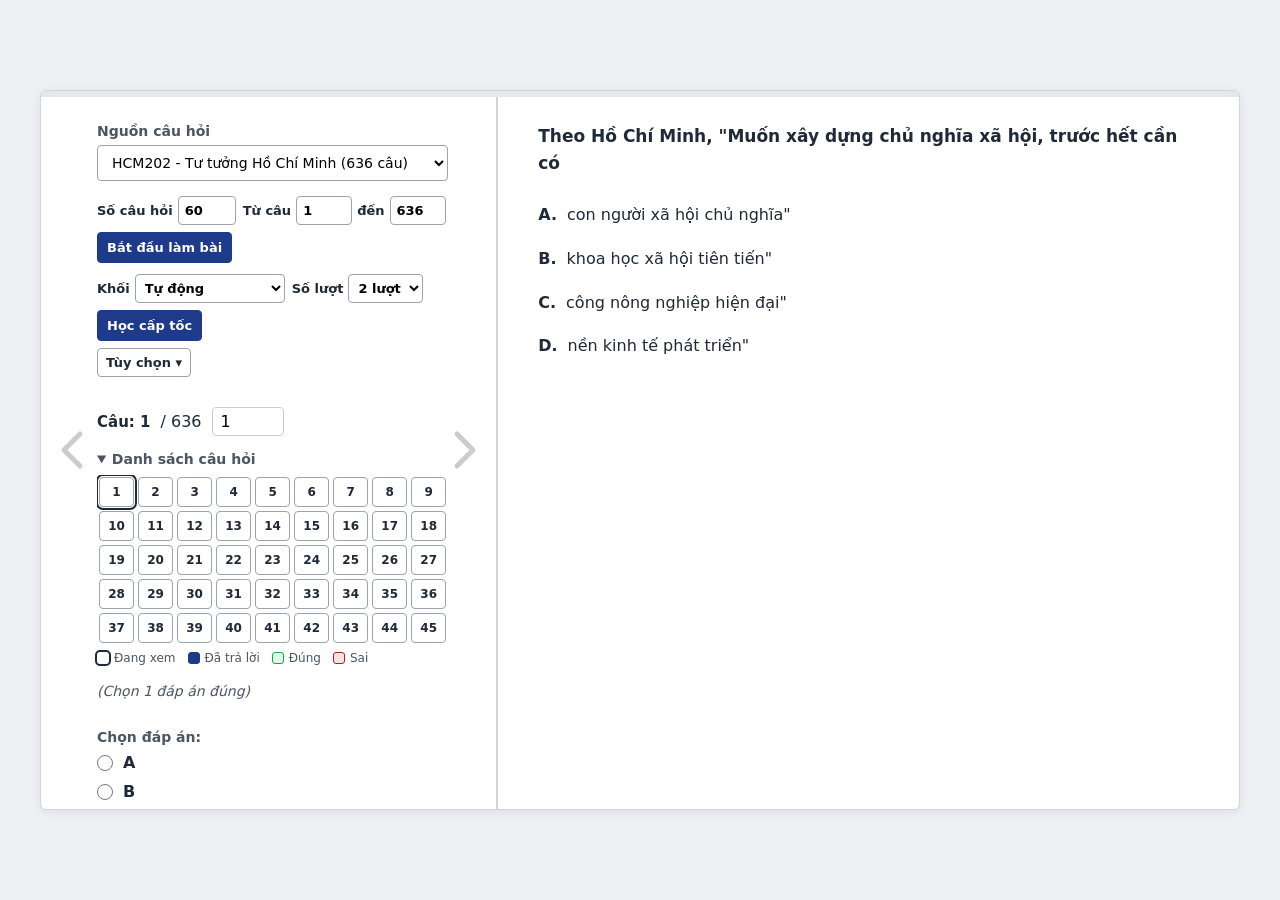
<file: index.html>
<!doctype html>
<html lang="vi">
<head>
  <meta charset="UTF-8">
  <meta name="viewport" content="width=device-width, initial-scale=1.0">
  <link rel="icon" href="favicon.svg" type="image/svg+xml">
  <meta name="description" content="Hệ thống ôn tập và thi thử trắc nghiệm các môn Lý luận chính trị.">
  <title>Ôn tập trắc nghiệm Lý luận chính trị</title>
  <link rel="stylesheet" href="styles.css?v=bc696f8874c3">
  <script src="sources.js?v=d55cb0731135" defer></script>
  <script src="app.js?v=4b1b5e78c3e7" type="module"></script>
</head>
<body>
  <main id="quizContainer" class="quiz-container" aria-label="Hệ thống ôn tập trắc nghiệm Lý luận chính trị">
    <div class="progress-track" aria-label="Tiến độ làm bài">
      <div id="progressBar" class="progress-bar" role="progressbar" aria-valuemin="0" aria-valuemax="100" aria-valuenow="0"></div>
    </div>
    <button class="nav-btn prev-btn" id="prevBtn" type="button" aria-label="Câu trước">
      <svg class="nav-icon" viewBox="0 0 24 24" fill="none" stroke="currentColor" stroke-linecap="round" stroke-linejoin="round" stroke-width="2.5" aria-hidden="true"><path d="m14.5 4-8 8 8 8" /></svg>
    </button>

    <section class="left-panel" aria-label="Trả lời câu hỏi">
      <div class="source-container">
        <label class="source-label" for="sourceSelect">Nguồn câu hỏi</label>
        <select id="sourceSelect" class="source-select" aria-label="Chọn nguồn câu hỏi"></select>
      </div>

      <div class="exam-actions" aria-label="Chế độ thi">
        <label id="examCountControl" class="exam-count-control" for="examCountInput">
          Số câu hỏi
          <input id="examCountInput" type="number" min="1" step="1" value="60" inputmode="numeric" aria-label="Số câu hỏi của bài thi thử">
        </label>
        <label id="examRangeControl" class="exam-count-control" for="examFromInput">
          Từ câu
          <input id="examFromInput" type="number" min="1" step="1" inputmode="numeric" aria-label="Từ câu số">
          đến
          <input id="examToInput" type="number" min="1" step="1" inputmode="numeric" aria-label="Đến câu số">
        </label>
        <button id="startExamBtn" class="exam-btn" type="button">Bắt đầu làm bài</button>
        <button id="submitExamBtn" class="exam-btn exam-btn-submit" type="button" hidden>Nộp bài</button>
        <button id="exitExamBtn" class="exam-btn exam-btn-exit" type="button" hidden>Kết thúc bài thi</button>
      </div>

      <div id="rushControls" class="rush-actions" aria-label="Chế độ học cấp tốc">
        <label id="rushBlockControl" class="exam-count-control" for="rushBlockSelect">
          Khối
          <select id="rushBlockSelect" class="rush-block-select" aria-label="Chọn khối câu hỏi"></select>
        </label>
        <label id="rushPassesControl" class="exam-count-control" for="rushPassesSelect">
          Số lượt
          <select id="rushPassesSelect" class="rush-block-select" aria-label="Chọn số lượt học mỗi khối">
            <option value="2">2 lượt</option>
            <option value="1">1 lượt</option>
          </select>
        </label>
        <button id="startRushBtn" class="exam-btn" type="button">Học cấp tốc</button>
        <button id="exitRushBtn" class="exam-btn exam-btn-exit" type="button" hidden>Tạm dừng học cấp tốc</button>
      </div>
      <p id="rushStatus" class="rush-status" hidden></p>

      <details class="practice-options-menu">
        <summary>Tùy chọn</summary>
        <div class="practice-options-list">
          <button id="shuffleOptionsBtn" class="shuffle-options-btn" type="button" aria-pressed="false">Đảo thứ tự đáp án: Tắt</button>
          <button id="reshuffleOptionsBtn" class="shuffle-options-btn" type="button" hidden>Đảo lại thứ tự đáp án</button>
          <button id="retryIncorrectBtn" class="practice-btn practice-only" type="button">Làm lại câu sai</button>
          <button id="resetSourceBtn" class="practice-btn practice-btn-danger practice-only" type="button">Đặt lại toàn bộ tiến độ</button>
          <button id="resetRushBtn" class="practice-btn practice-btn-danger practice-only" type="button">Đặt lại tiến độ học cấp tốc</button>
        </div>
      </details>

      <div class="practice-actions" aria-label="Tùy chọn luyện tập">
        <button id="showAllBtn" class="practice-btn practice-btn-secondary" type="button" hidden>Quay lại toàn bộ câu hỏi</button>
      </div>
      <p id="practiceModeDisplay" class="practice-mode" hidden></p>

      <div class="jump-container">
        <span class="question-number-text" id="qNumberDisplay">Câu: 1</span>
        <span>/ <span id="totalQuestionsDisplay">0</span></span>
        <label class="sr-only" for="jumpInput">Đi tới câu</label>
        <input id="jumpInput" class="jump-input" type="number" placeholder="Đến câu" min="1" inputmode="numeric">
      </div>

      <details class="question-map" id="questionMapPanel" open>
        <summary>Danh sách câu hỏi</summary>
        <div class="question-map-grid" id="questionMap" role="group" aria-label="Danh sách câu hỏi"></div>
        <ul class="question-map-legend" aria-label="Chú thích">
          <li><span class="legend-swatch is-current"></span>Đang xem</li>
          <li><span class="legend-swatch is-answered"></span>Đã trả lời</li>
          <li><span class="legend-swatch is-correct"></span>Đúng</li>
          <li><span class="legend-swatch is-incorrect"></span>Sai</li>
        </ul>
      </details>

      <p class="instruction-text" id="instructionDisplay">(Chọn 1 đáp án đúng)</p>
      <div class="answer-section" id="dynamicAnswers" aria-label="Các đáp án"></div>

      <button class="nav-btn next-btn" id="nextBtn" type="button" aria-label="Câu sau">
        <svg class="nav-icon" viewBox="0 0 24 24" fill="none" stroke="currentColor" stroke-linecap="round" stroke-linejoin="round" stroke-width="2.5" aria-hidden="true"><path d="m14.5 4-8 8 8 8" /></svg>
      </button>
    </section>

    <div class="divider" aria-hidden="true"></div>

    <section class="right-panel" aria-label="Nội dung câu hỏi">
      <div class="question-content-text" id="qContentDisplay"></div>
      <div class="options-container" id="dynamicOptions"></div>
      <section id="resultBox" class="result-container" aria-live="polite" hidden>
        <div id="resultStatus" class="result-status"></div>
        <div id="correctAnswerDisplay" class="result-answer"></div>
        <div id="explanationDisplay" class="explanation"></div>
        <button id="rushContinueBtn" class="exam-btn rush-continue-btn" type="button" hidden>Tiếp tục</button>
      </section>
    </section>

  </main>

  <div id="examResultModal" class="modal-backdrop" hidden>
    <section class="exam-modal" role="dialog" aria-modal="true" aria-labelledby="examModalTitle" aria-describedby="examModalSummary">
      <div class="exam-modal-icon" aria-hidden="true">✓</div>
      <h2 id="examModalTitle" class="exam-modal-title">Kết quả bài thi</h2>
      <p id="examModalScore" class="exam-modal-score"></p>
      <p id="examModalSummary" class="exam-modal-summary"></p>
      <p id="examModalMessage" class="exam-modal-message"></p>
      <div class="exam-modal-actions">
        <button id="retryExamBtn" class="exam-btn exam-btn-retry" type="button">Làm lại câu sai</button>
        <button id="retakeExamBtn" class="exam-btn exam-btn-retake" type="button">Làm lại đề này</button>
        <button id="newExamBtn" class="exam-btn exam-btn-new" type="button">Làm đề mới</button>
        <button id="exitExamModalBtn" class="exam-btn exam-btn-exit" type="button">Kết thúc bài thi</button>
      </div>
    </section>
  </div>

  <div id="examConfirmModal" class="modal-backdrop" hidden>
    <section class="exam-modal exam-confirm-modal" role="dialog" aria-modal="true" aria-labelledby="examConfirmTitle" aria-describedby="examConfirmMessage">
      <h2 id="examConfirmTitle" class="exam-modal-title">Xác nhận</h2>
      <p id="examConfirmMessage" class="exam-modal-message"></p>
      <div class="exam-modal-actions">
        <button id="cancelExamConfirmBtn" class="exam-btn exam-btn-retake" type="button">Quay lại làm bài</button>
        <button id="acceptExamConfirmBtn" class="exam-btn exam-btn-submit" type="button">Xác nhận</button>
      </div>
    </section>
  </div>
</body>
</html>
</file>
<file: styles.css>
:root {
  color-scheme: light;
  font-family: 'Segoe UI', system-ui, -apple-system, Roboto, Arial, sans-serif;
  --ink: #1f2937;
  --muted: #4b5563;
  --line: #d1d5db;
  --accent: #1e3a8a;
  --accent-soft: #eff3fb;
}

* { box-sizing: border-box; }

[hidden] { display: none !important; }

body {
  min-height: 100vh;
  margin: 0;
  padding: 20px;
  display: flex;
  justify-content: center;
  align-items: center;
  color: var(--ink);
  background: #eef0f4;
}

button, input, select { font: inherit; }

.quiz-container {
  position: relative;
  display: flex;
  width: min(1200px, 100%);
  min-height: 600px;
  height: 80vh;
  overflow: hidden;
  background: #fff;
  border: 1px solid var(--line);
  border-radius: 6px;
  box-shadow: 0 2px 10px rgb(15 23 42 / 8%);
}

.progress-track {
  position: absolute;
  z-index: 3;
  top: 0;
  right: 0;
  left: 0;
  height: 6px;
  overflow: hidden;
  background: #e5e7eb;
}

.progress-bar {
  position: relative;
  height: 100%;
  width: 0;
  overflow: hidden;
  background: var(--accent);
  transition: width .35s ease;
}

.left-panel {
  position: relative;
  width: 38%;
  min-width: 320px;
  padding: 32px 48px 20px 56px;
  overflow-x: hidden;
  overflow-y: auto;
}

.right-panel {
  flex: 1;
  min-width: 0;
  padding: 32px 56px 20px 40px;
  overflow-y: auto;
}

.divider {
  width: 2px;
  flex: 0 0 2px;
  background: var(--line);
}

.nav-btn {
  position: absolute;
  z-index: 1;
  top: 50%;
  transform: translateY(-50%);
  padding: 0;
  border: 0;
  background: transparent;
  color: #ccc;
  cursor: pointer;
  transition: color .2s ease;
}

.nav-icon {
  display: block;
  width: 3rem;
  height: 3rem;
  fill: none;
  stroke: currentColor;
  stroke-linecap: round;
  stroke-linejoin: round;
  stroke-width: 2.5;
}

.nav-btn:hover:not(:disabled), .nav-btn:focus-visible { color: #888; }
.nav-btn:disabled { color: #eee; cursor: not-allowed; }
.prev-btn { left: 10px; }
.next-btn {
  right: 10px;
}
.next-btn .nav-icon { transform: scaleX(-1); }

.source-container { margin-bottom: 15px; }
.source-label { display: block; margin-bottom: 6px; font-size: 14px; font-weight: 600; color: var(--muted); }

.source-select {
  width: 100%;
  padding: 8px 10px;
  border: 1px solid #9ca3af;
  border-radius: 4px;
  background: #fff;
  font-size: 14px;
}

.source-select:disabled { color: #4b5563; background: #f3f4f6; cursor: not-allowed; }

.exam-actions { display: flex; flex-wrap: wrap; gap: 7px; margin-bottom: 15px; }
.exam-count-control {
  display: flex;
  align-items: center;
  gap: 5px;
  color: var(--ink);
  font-size: 13px;
  font-weight: 600;
  flex-wrap: wrap;
}
.exam-count-control input {
  width: 58px;
  padding: 6px;
  border: 1px solid #9ca3af;
  border-radius: 4px;
  font: inherit;
}
#examRangeControl input { width: 56px; }
.exam-count-control input:disabled { color: #6b7280; background: #f3f4f6; }

.exam-btn {
  padding: 7px 9px;
  border: 1px solid var(--accent);
  border-radius: 4px;
  background: var(--accent);
  color: #fff;
  font-size: 13px;
  font-weight: 600;
  cursor: pointer;
}

.exam-btn:hover:not(:disabled), .exam-btn:focus-visible { background: #172e6e; }
.exam-btn:disabled { opacity: .5; cursor: not-allowed; }
.exam-btn-submit { color: #fff; background: var(--accent); border-color: var(--accent); }
.exam-btn-retry, .exam-btn-retake, .exam-btn-new { color: var(--accent); background: #fff; border-color: var(--accent); }
.exam-btn-retry:hover:not(:disabled), .exam-btn-retake:hover:not(:disabled), .exam-btn-new:hover:not(:disabled),
.exam-btn-retry:focus-visible, .exam-btn-retake:focus-visible, .exam-btn-new:focus-visible { background: var(--accent-soft); }
.exam-btn-exit { color: #991b1b; background: #fff; border-color: #b91c1c; }
.exam-btn-exit:hover:not(:disabled), .exam-btn-exit:focus-visible { background: #fef2f2; }

.exam-mode .exam-btn-submit,
.exam-mode .exam-actions > .exam-btn-exit {
  position: absolute;
  z-index: 4;
  bottom: 18px;
  min-width: 108px;
  padding: 9px 13px;
  box-shadow: 0 2px 8px rgb(0 0 0 / 14%);
}

.exam-mode .exam-btn-submit { right: 18px; }
.exam-mode .exam-actions > .exam-btn-exit { left: 18px; }

/* Máy tính: hai nút nằm trong thanh dính ở đáy cột trái, không đè lên đáp án. */
@media (min-width: 721px) {
  .exam-mode .left-panel { display: flex; flex-direction: column; padding-bottom: 0; }
  .exam-mode .left-panel > * { flex-shrink: 0; }
  .exam-mode .exam-actions {
    position: sticky;
    bottom: 0;
    z-index: 4;
    order: 99;
    display: flex;
    justify-content: space-between;
    margin: auto -48px 0 -56px;
    padding: 10px 48px 12px 56px;
    background: #fff;
    border-top: 1px solid var(--line);
  }
  .exam-mode .exam-btn-submit,
  .exam-mode .exam-actions > .exam-btn-exit { position: static; box-shadow: none; }
  .exam-mode .exam-actions > .exam-btn-exit { order: 1; }
  .exam-mode .exam-btn-submit { order: 2; }
}

.exam-mode .practice-actions,
.exam-mode .jump-container,
.exam-mode .rush-actions { display: none; }
.exam-mode .practice-only { display: none; }

/* Trong lúc thi, thu gọn danh sách câu để đáp án hiện đủ mà không phải cuộn. */
@media (min-width: 721px) {
  .exam-mode .question-map-grid { max-height: 124px; }
}

.exam-mode .question-content-text { margin-top: 4px; }

.modal-backdrop {
  position: fixed;
  z-index: 50;
  inset: 0;
  display: grid;
  place-items: center;
  padding: 20px;
  background: rgb(15 23 42 / 58%);
  backdrop-filter: blur(3px);
}

.modal-backdrop[hidden] { display: none; }

.exam-modal {
  width: min(440px, 100%);
  padding: 28px;
  border: 1px solid #d1d5db;
  border-radius: 8px;
  background: #fff;
  box-shadow: 0 24px 70px rgb(0 0 0 / 28%);
  text-align: center;
  animation: modal-enter .22s ease-out;
}

.exam-modal-icon {
  display: grid;
  place-items: center;
  width: 52px;
  height: 52px;
  margin: 0 auto 14px;
  border-radius: 50%;
  color: #fff;
  background: var(--accent);
  font-size: 28px;
  font-weight: 700;
}

.exam-modal-title { margin: 0 0 8px; color: #111827; font-size: 22px; }
.exam-modal-score { margin: 0 0 8px; color: var(--accent); font-size: 30px; font-weight: 700; }
.exam-modal-summary { margin: 0 0 8px; color: #374151; font-weight: 700; }
.exam-modal-message { margin: 0 0 20px; color: #6b7280; font-size: 14px; line-height: 1.5; }
.exam-modal-actions { display: flex; justify-content: center; flex-wrap: wrap; gap: 10px; }
.exam-modal-actions .exam-btn { padding: 9px 13px; }
.exam-confirm-modal { max-width: 390px; }
.exam-confirm-modal .exam-modal-message { color: #374151; font-size: 15px; white-space: pre-line; }

@keyframes modal-enter {
  from { opacity: 0; transform: translateY(8px) scale(.98); }
}

.rush-actions { display: flex; flex-wrap: wrap; align-items: center; gap: 7px; margin: -4px 0 15px; }
.rush-actions[hidden] { display: none; }
.rush-block-select { max-width: 150px; padding: 5px; border: 1px solid #9ca3af; border-radius: 4px; background: #fff; font: inherit; font-size: 13px; }
.rush-status { margin: 0 0 14px; color: var(--accent); font-size: 14px; font-weight: 600; }
.rush-mode .exam-actions,
.rush-mode .practice-options-menu,
.rush-mode .practice-actions,
.rush-mode .practice-mode,
.rush-mode .jump-container,
.rush-mode .question-map { display: none; }
.rush-continue-btn { margin-top: 12px; }
.rush-unsure-btn {
  margin: 6px 0 0 8px;
  padding: 6px 10px;
  border: 1px solid #9ca3af;
  border-radius: 4px;
  color: var(--ink);
  background: #fff;
  font-size: 13px;
  font-weight: 600;
  cursor: pointer;
}
.rush-unsure-btn:hover, .rush-unsure-btn:focus-visible { background: #f3f4f6; }
.practice-actions { display: flex; flex-wrap: wrap; gap: 7px; margin-bottom: 15px; }

.practice-options-menu { position: relative; width: fit-content; margin: -8px 0 15px; }
.practice-options-menu summary {
  padding: 6px 8px;
  border: 1px solid #9ca3af;
  border-radius: 4px;
  color: var(--ink);
  background: #fff;
  font-size: 13px;
  font-weight: 600;
  cursor: pointer;
  list-style: none;
}
.practice-options-menu summary::-webkit-details-marker { display: none; }
.practice-options-menu summary::after { content: ' ▾'; }
.practice-options-menu[open] summary::after { content: ' ▴'; }
.practice-options-menu summary:hover, .practice-options-menu summary:focus-visible { border-color: #4b5563; background: #f9fafb; }
.practice-options-list {
  position: absolute;
  z-index: 5;
  top: calc(100% + 6px);
  left: 0;
  display: grid;
  min-width: 180px;
  padding: 6px;
  border: 1px solid #d1d5db;
  border-radius: 6px;
  background: #fff;
  box-shadow: 0 8px 20px rgb(0 0 0 / 14%);
  gap: 4px;
}
.practice-options-list .practice-btn, .practice-options-list .shuffle-options-btn { width: 100%; text-align: left; }
.shuffle-options-btn {
  padding: 6px 8px;
  border: 1px solid #9ca3af;
  border-radius: 4px;
  color: var(--ink);
  background: #fff;
  font-size: 13px;
  font-weight: 600;
  cursor: pointer;
}
.shuffle-options-btn:hover, .shuffle-options-btn:focus-visible { background: #f3f4f6; }
.shuffle-options-btn[aria-pressed="true"] { color: #fff; background: var(--accent); border-color: var(--accent); }

.practice-btn {
  padding: 6px 8px;
  border: 1px solid #9ca3af;
  border-radius: 4px;
  background: #fff;
  color: var(--ink);
  font-size: 13px;
  font-weight: 600;
  cursor: pointer;
}

.practice-btn:hover:not(:disabled), .practice-btn:focus-visible { border-color: #4b5563; background: #f9fafb; }
.practice-btn:disabled { opacity: .5; cursor: not-allowed; }
.practice-btn-danger { color: #991b1b; border-color: #fca5a5; }
.practice-btn-danger:hover:not(:disabled), .practice-btn-danger:focus-visible { background: #fef2f2; }
.practice-btn-secondary { color: var(--accent); border-color: var(--accent); }
.practice-mode { margin: -7px 0 12px; color: var(--accent); font-size: 13px; font-weight: 600; }

.jump-container { display: flex; flex-wrap: wrap; align-items: center; gap: 6px 10px; margin-bottom: 15px; white-space: nowrap; }
.question-number-text { font-size: 15px; font-weight: 700; }

.jump-input {
  width: 72px;
  padding: 4px 8px;
  border: 1px solid #ccc;
  border-radius: 4px;
}

.question-map { margin: 0 0 18px; }
.question-map summary {
  margin-bottom: 8px;
  color: var(--muted);
  font-size: 14px;
  font-weight: 600;
  cursor: pointer;
}
.question-map-grid {
  position: relative;
  display: grid;
  grid-template-columns: repeat(auto-fill, minmax(34px, 1fr));
  gap: 4px;
  max-height: 168px;
  padding: 2px;
  overflow-y: auto;
}
.question-map-cell {
  height: 30px;
  padding: 0;
  border: 1px solid #9ca3af;
  border-radius: 4px;
  color: var(--ink);
  background: #fff;
  font-size: 12px;
  font-weight: 600;
  cursor: pointer;
}
.question-map-cell:hover { background: #f3f4f6; }
.question-map-cell.is-answered { color: #fff; background: var(--accent); border-color: var(--accent); }
.question-map-cell.is-correct { color: #14532d; background: #dcfce7; border-color: #16a34a; }
.question-map-cell.is-incorrect { color: #7f1d1d; background: #fee2e2; border-color: #b91c1c; }
.question-map-cell.is-current { outline: 2px solid var(--ink); outline-offset: 1px; }
.question-map-legend { display: flex; flex-wrap: wrap; gap: 4px 12px; margin: 8px 0 0; padding: 0; color: var(--muted); font-size: 12px; list-style: none; }
.question-map-legend li { display: flex; align-items: center; gap: 5px; }
.legend-swatch { width: 12px; height: 12px; border: 1px solid #9ca3af; border-radius: 3px; background: #fff; }
.legend-swatch.is-current { outline: 2px solid var(--ink); outline-offset: 0; border-color: transparent; }
.legend-swatch.is-answered { background: var(--accent); border-color: var(--accent); }
.legend-swatch.is-correct { background: #dcfce7; border-color: #16a34a; }
.legend-swatch.is-incorrect { background: #fee2e2; border-color: #b91c1c; }
.exam-mode .jump-container { display: none; }
.instruction-text { margin: 0 0 30px; color: var(--muted); font-size: 14px; font-style: italic; }
.question-content-text { margin-bottom: 20px; font-size: 17px; font-weight: 600; line-height: 1.6; }
.question-text-part { white-space: pre-line; }
.question-content-text pre {
  margin: 12px 0;
  padding: 14px 16px;
  overflow-x: auto;
  color: #e5e7eb;
  background: #111827;
  border: 1px solid #374151;
  border-radius: 8px;
  font: 13px/1.55 Consolas, "Courier New", monospace;
  font-weight: 400;
  tab-size: 2;
  white-space: pre;
}
.question-content-text code { font: inherit; }
.question-image {
  display: block;
  width: min(100%, 760px);
  max-height: 520px;
  margin: 12px auto;
  object-fit: contain;
  border: 1px solid #d1d5db;
  border-radius: 8px;
  background: #fff;
}
.answer-section { margin-top: 20px; }
.answer-heading { margin: 0 0 8px; font-size: 14px; font-weight: 600; color: var(--muted); }

.answer-row { display: flex; align-items: center; gap: 10px; margin-bottom: 10px; cursor: pointer; }
.answer-row input { width: 16px; height: 16px; margin: 0; cursor: pointer; }
.answer-label { font-size: 16px; font-weight: 700; }
.clear-answer-btn {
  margin-top: 4px;
  padding: 6px 10px;
  color: #991b1b;
  background: #fff;
  border: 1px solid #fca5a5;
  border-radius: 4px;
  font: inherit;
  font-size: 13px;
  font-weight: 700;
  cursor: pointer;
}
.clear-answer-btn:hover:not(:disabled), .clear-answer-btn:focus-visible { background: #fef2f2; }
.clear-answer-btn:disabled { opacity: .5; cursor: not-allowed; }

.option-text { display: flex; gap: 10px; margin: 0 -8px 8px; padding: 5px 8px; border-radius: 4px; font-size: 16px; line-height: 1.6; white-space: pre-line; }
.option-letter { flex: 0 0 auto; font-weight: 700; }
.option-text.is-correct-option { background: #f0fdf4; box-shadow: inset 3px 0 0 #16a34a; }
.option-text.is-wrong-option { background: #fef2f2; box-shadow: inset 3px 0 0 #b91c1c; }

.result-container { margin-top: 20px; padding: 15px; border: 1px solid transparent; border-left-width: 4px; border-radius: 4px; }
.result-status { margin-bottom: 4px; font-weight: 700; }
.result-answer { font-size: 14px; }
.result-correct { color: #14532d; background: #f0fdf4; border-color: #16a34a; }
.result-incorrect { color: #7f1d1d; background: #fef2f2; border-color: #b91c1c; }
.exam-summary { color: #1e3a8a; background: #eff6ff; border-color: #93c5fd; }
.explanation { margin-top: 10px; font-size: 15px; line-height: 1.55; white-space: pre-line; }
.source-error { padding: 16px; color: #991b1b; background: #fee2e2; border: 1px solid #f87171; border-radius: 4px; }

.sr-only {
  position: absolute;
  width: 1px;
  height: 1px;
  padding: 0;
  margin: -1px;
  overflow: hidden;
  clip: rect(0, 0, 0, 0);
  white-space: nowrap;
  border: 0;
}

@media (max-width: 720px) {
  body { padding: 0; align-items: stretch; }
  .quiz-container { min-height: 100vh; height: auto; padding: 28px 0 96px; border: 0; border-radius: 0; flex-direction: column; }
  .right-panel { width: 100%; padding: 20px 52px; overflow: visible; }
  /* Câu hỏi hiển thị trước ô chọn đáp án: các khối của cột trái được xếp lại theo thứ tự đọc. */
  .left-panel { display: contents; }
  .left-panel > :not(.nav-btn) { margin-right: 52px; margin-left: 52px; }
  .source-container { order: 1; }
  .exam-actions { order: 2; }
  .practice-options-menu, .practice-actions, .practice-mode { order: 3; }
  .jump-container { order: 4; }
  .question-map { order: 5; }
  .divider { order: 6; width: 100%; height: 2px; flex: 0 0 2px; }
  .right-panel { order: 7; }
  .instruction-text { order: 8; margin-bottom: 12px; }
  .answer-section { order: 9; }
  .nav-btn { position: fixed; top: auto; bottom: 18px; transform: none; padding: 8px 12px; border-radius: 999px; background: rgb(255 255 255 / 90%); box-shadow: 0 1px 4px rgb(0 0 0 / 20%); }
  .prev-btn { left: 12px; }
  .next-btn { right: 12px; }
  .exam-mode .nav-btn { bottom: 70px; }
  /* Chừa chỗ cho nút điều hướng (cao ~64px) nằm trên hai nút Nộp bài / Kết thúc. */
  .exam-mode.quiz-container { padding-bottom: 150px; }
  .rush-actions { order: 2; }
  .rush-status { order: 4; }
  .exam-mode .exam-btn-submit, .exam-mode .exam-actions > .exam-btn-exit { position: fixed; bottom: 14px; }
  .exam-modal { padding: 24px 20px; }
}
</file>
